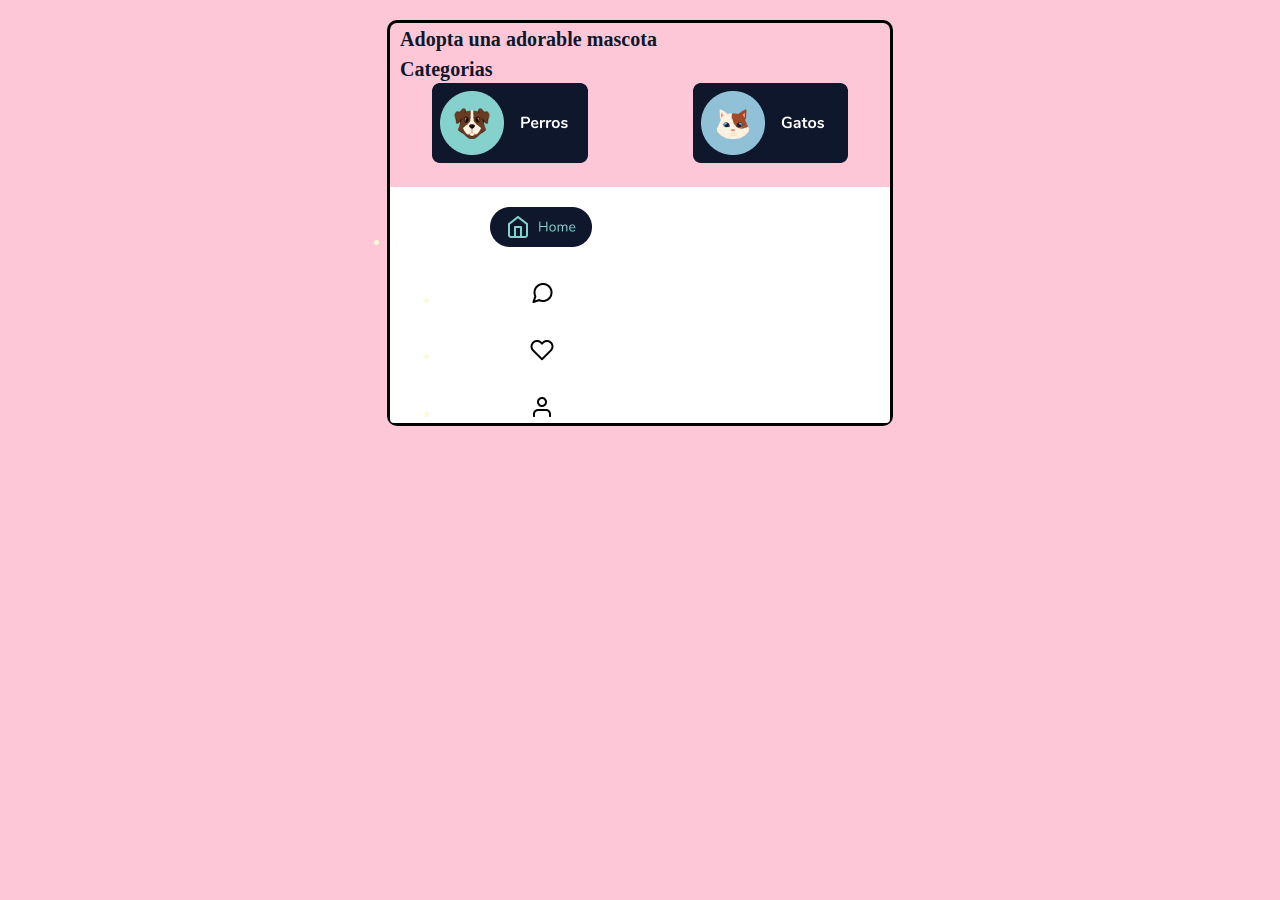
<file: index.html>
<!DOCTYPE html>
<html lang="en">
<head>
    <meta charset="UTF-8">
    <meta http-equiv="X-UA-Compatible" content="IE=edge">
    <meta name="viewport" content="width=device-width, initial-scale=1.0">
    <!--Enlace bootstrap 5 // CSS-->
    <link href="https://cdn.jsdelivr.net/npm/bootstrap@5.0.1/dist/css/bootstrap.min.css" rel="stylesheet" integrity="sha384-+0n0xVW2eSR5OomGNYDnhzAbDsOXxcvSN1TPprVMTNDbiYZCxYbOOl7+AMvyTG2x" crossorigin="anonymous">
    <!--------------------------------------------------------------------->
    <link rel="stylesheet" href="css/style.css">
    <title>Document</title>
</head>
<body>
    <div class="contenedor">
        <h1 class="titulo">Adopta una adorable mascota</h1>
        <h1 id="subtitulo" class="titulo">Categorias</h1>
        <header class="header">
            <div class="categ1">
                <a href="index2.html"><img id="btndog" class="catdog" src="img/perros.png"  alt="" ></a>
            </div>
            
        </header>

        <header class="header2">
            <div class="categ2">

                <a href="index3.html"><img class="catdog" src="img/gatos.png"  alt=""></a>

            </div>
        </header>
    

        
            <div  id="contenido1" class="contenido1" style="display:none">
                <a  href="#"><img class="" src="img/perro1.png" width="90%" height="80%" alt=""></a>
            </div>
            <div id="contenido2" class="contenido2" style="display:none">
                <a  href="#"><img class="" src="img/perro2.png" width="90%" height="80%" alt=""></a>
            </div>

            <div id="contenido3" class="contenido3" style="display:none">
                <a  href="#"><img class="" src="img/perro3.png" width="90%" height="80%" alt=""></a>
            </div>

            <div  id="contenido4" class="contenido4" style="display:none">
                <a  href="#"><img class="" src="img/perro4.png" width="90%" height="80%" alt=""></a>
            </div>
    
        
        <footer class="footer">
            <section class="navprincipal">
                <nav id="nav-bar">
                  
                    <ul class="nav nav-pills mb-3" id="pills-tab" role="tablist">
                        <li class="nav-item" role="presentation">
                            <a href=""><img src="img/bhome.png" class="nav-link" alt=""></a>
                        </li>

                        <li  id="navitem1" class="nav-item" role="presentation">
                            <a href="sms.html"><img src="img/sms.png" class="nav-link" alt=""></a>
                        </li>

                        <li id="navitem2" class="nav-item 1" role="presentation">
                            <a href=""><img src="img/like.png" class="nav-link" alt=""></a>
                        </li>

                        <li id="navitem3" class="nav-item" role="presentation">
                            <a href=""><img src="img/perfil.jpg" class="nav-link" alt=""></a>
                        </li>
                      </ul>
            </nav>
            </section>
        </footer>




    </div>

 <!--Enlace bootstrap 5 // JS -->
 <script src="https://cdn.jsdelivr.net/npm/@popperjs/core@2.9.2/dist/umd/popper.min.js" integrity="sha384-IQsoLXl5PILFhosVNubq5LC7Qb9DXgDA9i+tQ8Zj3iwWAwPtgFTxbJ8NT4GN1R8p" crossorigin="anonymous"></script>
 <script src="https://cdn.jsdelivr.net/npm/bootstrap@5.0.1/dist/js/bootstrap.min.js" integrity="sha384-Atwg2Pkwv9vp0ygtn1JAojH0nYbwNJLPhwyoVbhoPwBhjQPR5VtM2+xf0Uwh9KtT" crossorigin="anonymous"></script>   
 <!--------------------------------------------------------------------->

 <!--Enlace bootstrap 5 // JS MODULOS-->
 <script type="module"></script>
 <!--------------------------------------------------------------------->

 <script src="js/script.js" type="module"></script>

</body>


</html>
</file>
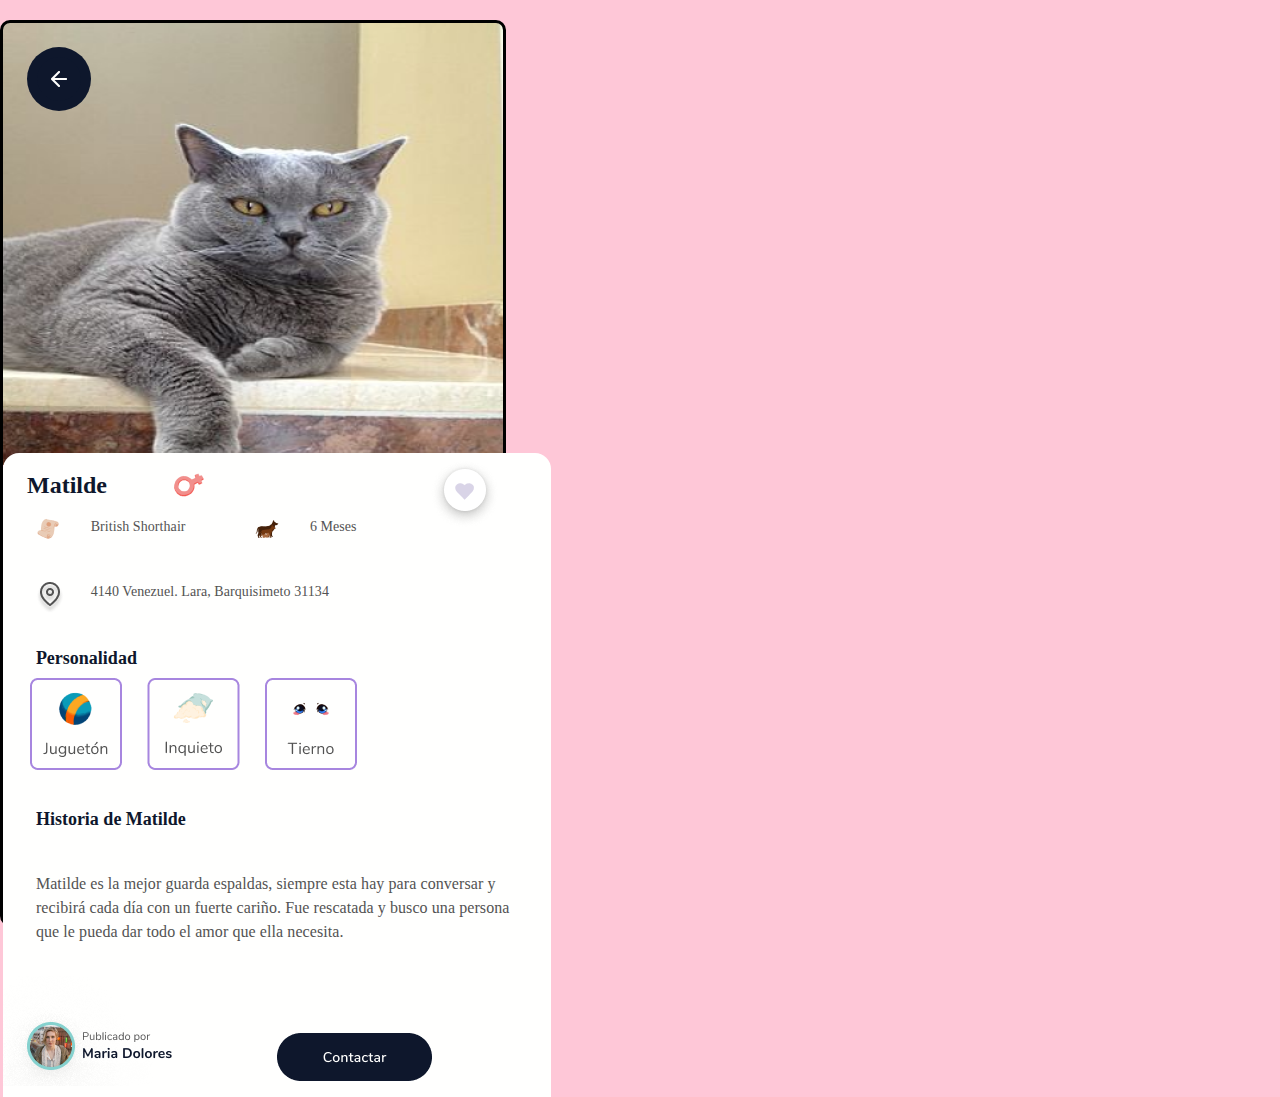
<file: cat1.html>
<!DOCTYPE html>
<html lang="en">
<head>
    <meta charset="UTF-8">
    <meta http-equiv="X-UA-Compatible" content="IE=edge">
    <meta name="viewport" content="width=device-width, initial-scale=1.0">
    <!--Enlace bootstrap 5 // CSS-->
    <link href="https://cdn.jsdelivr.net/npm/bootstrap@5.0.1/dist/css/bootstrap.min.css" rel="stylesheet" integrity="sha384-+0n0xVW2eSR5OomGNYDnhzAbDsOXxcvSN1TPprVMTNDbiYZCxYbOOl7+AMvyTG2x" crossorigin="anonymous">
    <!--------------------------------------------------------------------->
    <link rel="stylesheet" href="css/style.css">
    <link rel="stylesheet" href="css/items.css">
    <title>Document</title>
</head>
<body>
    <div class="contenedor">
        
        <div class="contenedor_carta" >
            <div class="carta">
                <a href="index3.html"><img src="img/back.png" class="iconback" alt="..."></a>
                <img src="img/imggato1.png" class="img_carta" alt="...">
                <div class="cuerpo_carta">
                    <div class="datositem">
                        <h5 class="titulo_carta">Matilde</h5>
                    </div>
                   
                    <div class="personalidaditem">
                        <div class="persoitem1" >
                            <img src="img/hembra.png" class="iconsexo" alt="...">
                            
                            <img src="img/Guardar.png" class="iconlike" alt="...">
                        </div>
                        <divclass="persoitem2">
                            <img src="img/raza.png" class="iconraza" alt="...">
                            <p class="razaitem">British Shorthair</p>
                            <img src="img/edad.png" class="iconedad" alt="...">
                            <p class="edaditem">6 Meses</p>
                        </div>
                        <div>
                            <img src="img/mapa.png" class="iconmapa" alt="...">
                            <p class="mapitem">4140 Venezuel. Lara, 
                                Barquisimeto 31134</p>
                        </div>
                        
                        <div>
                            <h2 class="persontituitem">Personalidad</h2>
                            <img src="img/personalidadcat1.png" class="persoitem" alt="...">
                        </div>

                        <div class="historiaitem">
                            <h2 class="histitem">Historia de Matilde</h2>
                            <p class="conthist">Matilde es la mejor guarda espaldas, siempre 
                                esta hay para conversar y recibirá cada día con un fuerte cariño.
                                 Fue rescatada y busco una persona que le pueda dar todo el amor 
                                 que ella necesita.
                            </p>

                        </div>
                        
                        <div class="contactoitem">
                            <img src="img/user.png" class="useritem" alt="...">
                            <img src="img/contacto1.png" class="btnitem" alt="...">

                        </div>

                    </div>
                </div>
            </div>
        </div>



    </div>

 <!--Enlace bootstrap 5 // JS -->
 <script src="https://cdn.jsdelivr.net/npm/@popperjs/core@2.9.2/dist/umd/popper.min.js" integrity="sha384-IQsoLXl5PILFhosVNubq5LC7Qb9DXgDA9i+tQ8Zj3iwWAwPtgFTxbJ8NT4GN1R8p" crossorigin="anonymous"></script>
 <script src="https://cdn.jsdelivr.net/npm/bootstrap@5.0.1/dist/js/bootstrap.min.js" integrity="sha384-Atwg2Pkwv9vp0ygtn1JAojH0nYbwNJLPhwyoVbhoPwBhjQPR5VtM2+xf0Uwh9KtT" crossorigin="anonymous"></script>   
 <!--------------------------------------------------------------------->

 <!--Enlace bootstrap 5 // JS MODULOS-->
 <script type="module"></script>
 <!--------------------------------------------------------------------->

 <script src="js/script.js" type="module"></script>

</body>


</html>
</file>
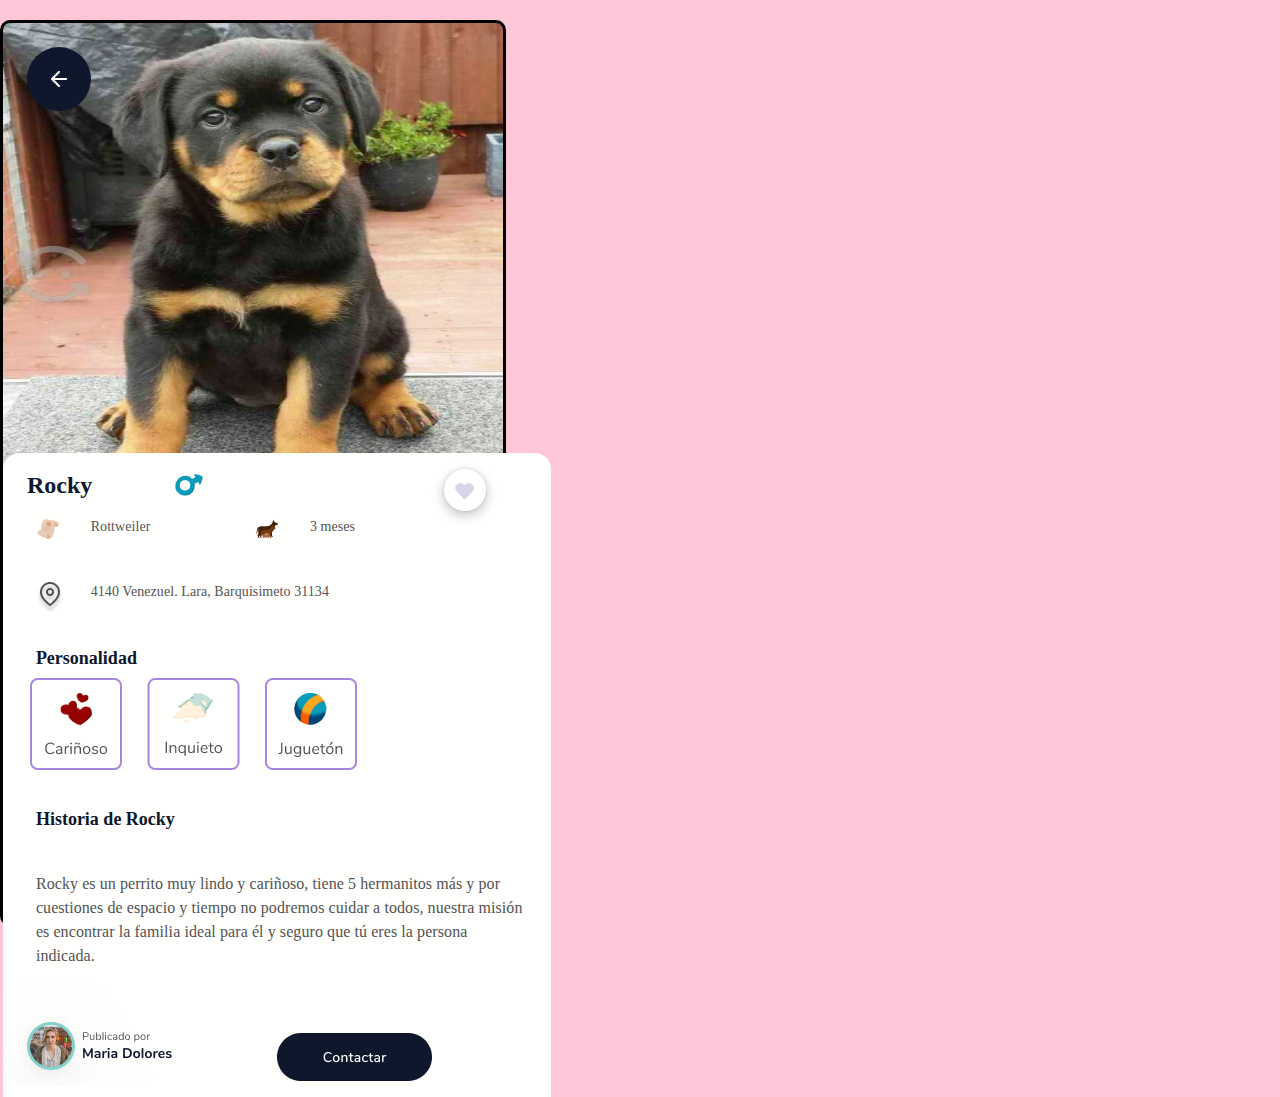
<file: dog1.html>
<!DOCTYPE html>
<html lang="en">
<head>
    <meta charset="UTF-8">
    <meta http-equiv="X-UA-Compatible" content="IE=edge">
    <meta name="viewport" content="width=device-width, initial-scale=1.0">
    <!--Enlace bootstrap 5 // CSS-->
    <link href="https://cdn.jsdelivr.net/npm/bootstrap@5.0.1/dist/css/bootstrap.min.css" rel="stylesheet" integrity="sha384-+0n0xVW2eSR5OomGNYDnhzAbDsOXxcvSN1TPprVMTNDbiYZCxYbOOl7+AMvyTG2x" crossorigin="anonymous">
    <!--------------------------------------------------------------------->
    <link rel="stylesheet" href="css/style.css">
    <link rel="stylesheet" href="css/items.css">
    <title>Document</title>
</head>
<body>
    <div class="contenedor">
        
        <div class="contenedor_carta" >
            <div class="carta">
                <a href="index2.html"><img src="img/back.png" class="iconback" alt="..."></a>
                <img src="img/imgperro3.png" class="img_carta" alt="...">
                <div class="cuerpo_carta">
                    <div class="datositem">
                        <h5 class="titulo_carta">Rocky</h5>
                    </div>
                   
                    <div class="personalidaditem">
                        <div class="persoitem1" >
                            <img src="img/macho.png" class="iconsexo" alt="...">
                            
                            <img src="img/Guardar.png" class="iconlike" alt="...">
                        </div>
                        <divclass="persoitem2">
                            <img src="img/raza.png" class="iconraza" alt="...">
                            <p class="razaitem">Rottweiler</p>
                            <img src="img/edad.png" class="iconedad" alt="...">
                            <p class="edaditem">3 meses</p>
                        </div>
                        <div>
                            <img src="img/mapa.png" class="iconmapa" alt="...">
                            <p class="mapitem">4140 Venezuel. Lara, 
                                Barquisimeto 31134</p>
                        </div>
                        
                        <div>
                            <h2 class="persontituitem">Personalidad</h2>
                            <img src="img/personalidad1.png" class="persoitem" alt="...">
                        </div>

                        <div class="historiaitem">
                            <h2 class="histitem">Historia de Rocky</h2>
                            <p class="conthist">Rocky es un perrito muy lindo y cariñoso, tiene 5 hermanitos más
                                 y por cuestiones de espacio y tiempo no podremos cuidar a todos,
                                nuestra misión es encontrar la familia ideal para él
                                 y seguro que tú eres la persona indicada.
                            </p>

                        </div>
                        
                        <div class="contactoitem">
                            <img src="img/user.png" class="useritem" alt="...">
                            <img src="img/contacto1.png" class="btnitem" alt="...">

                        </div>

                    </div>
                </div>
            </div>
        </div>



    </div>

 <!--Enlace bootstrap 5 // JS -->
 <script src="https://cdn.jsdelivr.net/npm/@popperjs/core@2.9.2/dist/umd/popper.min.js" integrity="sha384-IQsoLXl5PILFhosVNubq5LC7Qb9DXgDA9i+tQ8Zj3iwWAwPtgFTxbJ8NT4GN1R8p" crossorigin="anonymous"></script>
 <script src="https://cdn.jsdelivr.net/npm/bootstrap@5.0.1/dist/js/bootstrap.min.js" integrity="sha384-Atwg2Pkwv9vp0ygtn1JAojH0nYbwNJLPhwyoVbhoPwBhjQPR5VtM2+xf0Uwh9KtT" crossorigin="anonymous"></script>   
 <!--------------------------------------------------------------------->

 <!--Enlace bootstrap 5 // JS MODULOS-->
 <script type="module"></script>
 <!--------------------------------------------------------------------->

 <script src="js/script.js" type="module"></script>

</body>


</html>
</file>
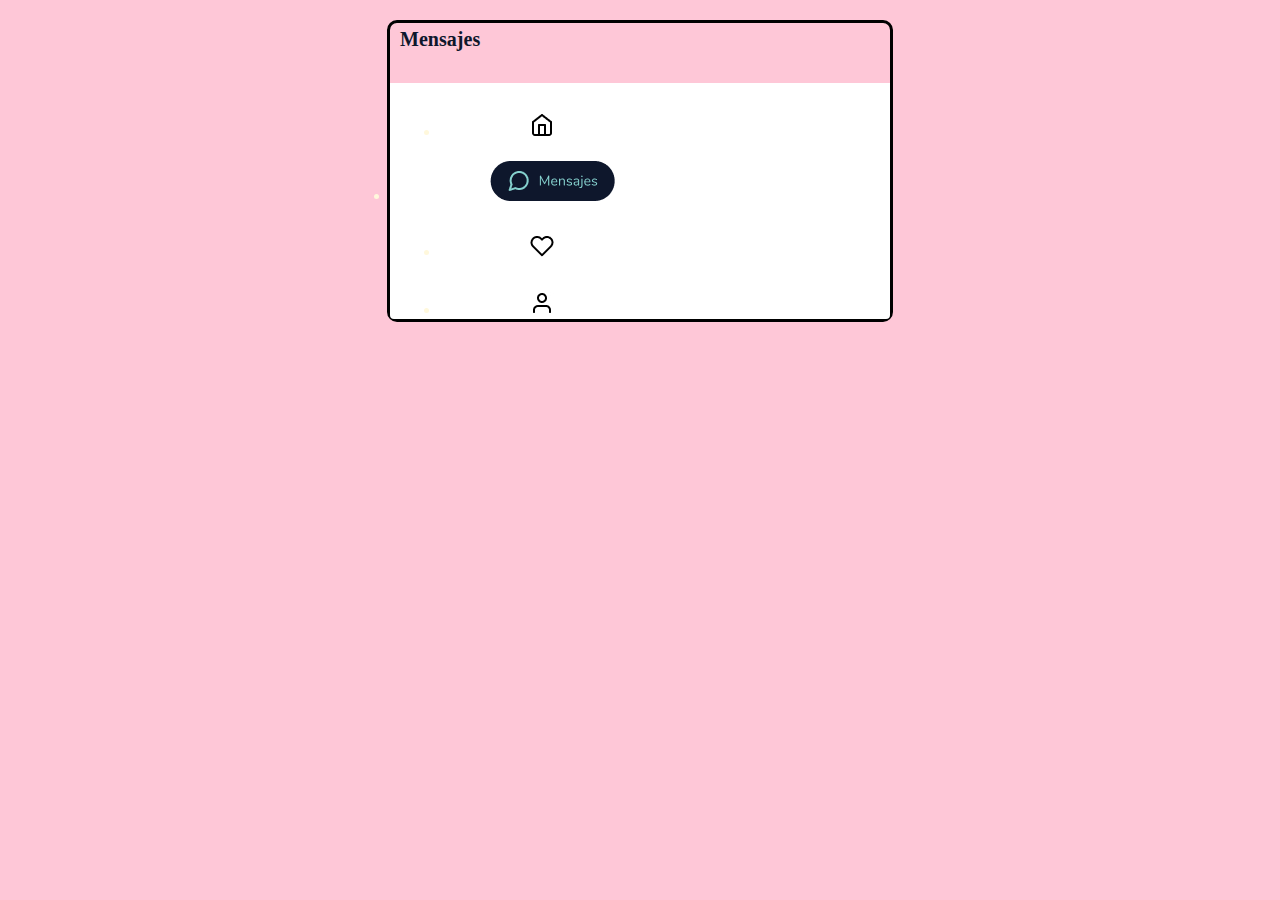
<file: sms.html>
<!DOCTYPE html>
<html lang="en">
<head>
    <meta charset="UTF-8">
    <meta http-equiv="X-UA-Compatible" content="IE=edge">
    <meta name="viewport" content="width=device-width, initial-scale=1.0">
    <!--Enlace bootstrap 5 // CSS-->
    <link href="https://cdn.jsdelivr.net/npm/bootstrap@5.0.1/dist/css/bootstrap.min.css" rel="stylesheet" integrity="sha384-+0n0xVW2eSR5OomGNYDnhzAbDsOXxcvSN1TPprVMTNDbiYZCxYbOOl7+AMvyTG2x" crossorigin="anonymous">
    <!--------------------------------------------------------------------->
    <link rel="stylesheet" href="css/style.css">
    <title>Document</title>
</head>
<body>
    <div class="contenedor">
        <h1 class="titulo">Mensajes</h1>
        <div class="mainsms">


        </div>


        <footer  id="footersms" class="footer">
            <section class="navprincipal">
                <nav id="nav-bar">
                  
                  <ul class="nav nav-pills mb-3" id="pills-tab" role="tablist">
                    <li id="navitem1" class="nav-item" role="presentation">
                        <a href="index2.html"><img src="img/homen.png" class="nav-link" alt=""></a>
                    </li>

                    <li   class="nav-item" role="presentation">
                        <a href=""><img src="img/bsms.png" class="nav-link" alt=""></a>
                    </li>

                    <li id="navitem2" class="nav-item 1" role="presentation">
                        <a href=""><img src="img/like.png" class="nav-link" alt=""></a>
                    </li>

                    <li id="navitem3" class="nav-item" role="presentation">
                        <a href=""><img src="img/perfil.jpg" class="nav-link" alt=""></a>
                    </li>
                  </ul>
            </nav>
            </section>
        </footer>




    </div>

 <!--Enlace bootstrap 5 // JS -->
 <script src="https://cdn.jsdelivr.net/npm/@popperjs/core@2.9.2/dist/umd/popper.min.js" integrity="sha384-IQsoLXl5PILFhosVNubq5LC7Qb9DXgDA9i+tQ8Zj3iwWAwPtgFTxbJ8NT4GN1R8p" crossorigin="anonymous"></script>
 <script src="https://cdn.jsdelivr.net/npm/bootstrap@5.0.1/dist/js/bootstrap.min.js" integrity="sha384-Atwg2Pkwv9vp0ygtn1JAojH0nYbwNJLPhwyoVbhoPwBhjQPR5VtM2+xf0Uwh9KtT" crossorigin="anonymous"></script>   
 <!--------------------------------------------------------------------->

 <!--Enlace bootstrap 5 // JS MODULOS-->
 <script type="module"></script>
 <!--------------------------------------------------------------------->

 <script src="js/script.js" type="module"></script>

</body>


</html>
</file>
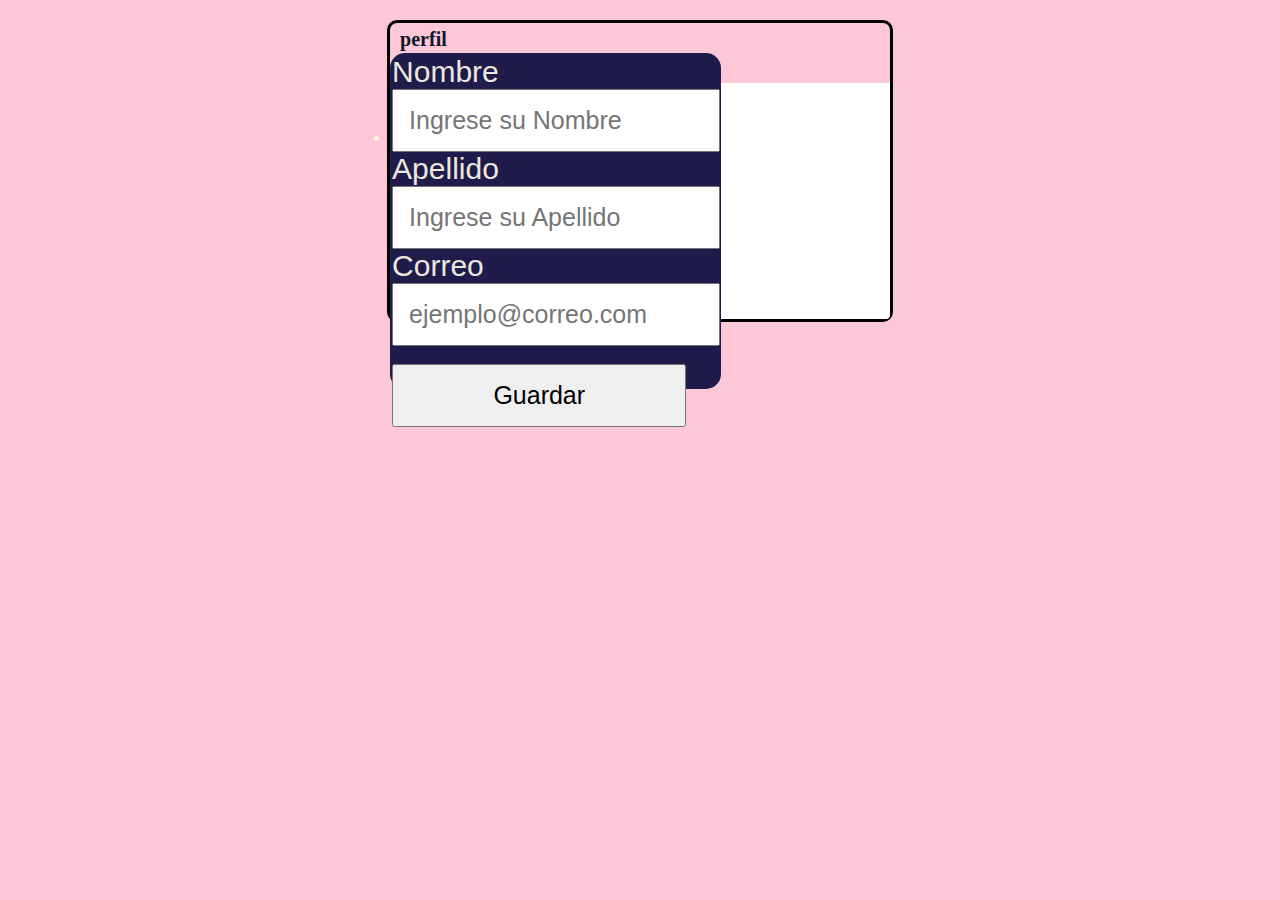
<file: user.html>
<!DOCTYPE html>
<html lang="en">
<head>
    <meta charset="UTF-8">
    <meta http-equiv="X-UA-Compatible" content="IE=edge">
    <meta name="viewport" content="width=device-width, initial-scale=1.0">
    <!--Enlace bootstrap 5 // CSS-->
    <link href="https://cdn.jsdelivr.net/npm/bootstrap@5.0.1/dist/css/bootstrap.min.css" rel="stylesheet" integrity="sha384-+0n0xVW2eSR5OomGNYDnhzAbDsOXxcvSN1TPprVMTNDbiYZCxYbOOl7+AMvyTG2x" crossorigin="anonymous">
    <!--------------------------------------------------------------------->
    <link rel="stylesheet" href="css/style.css">
    <link rel="stylesheet" href="css/styleuser.css">
    <title>Document</title>
</head>
<body>
    <div class="contenedor">
        <h1 class="titulo">perfil</h1>
        

        
        <div id="containeruser">
            <form action="" id="userform">

                <div>
                    <label for="name" id="name-label">Nombre</label><br>
                    <input type="text" id="name" placeholder="Ingrese su Nombre" required="">
                </div>
                
                <div>
                    <label for="name" id="name-label">Apellido</label><br>
                    <input type="text" id="name" placeholder="Ingrese su Apellido" required="">
                </div>

                <div>
                    <label for="email" id="email-label">Correo</label><br>
                    <input type="email" id="email" placeholder="ejemplo@correo.com" required="">
                </div>
                <br>
                 <input type="submit" id="submit" value="Guardar">
                 
                 <script src="js/script.js"></script>
            </form>
    

        </div>
        


        <footer class="footer">
            <section class="navprincipal">
                <nav id="nav-bar">
                  
                    <ul class="nav nav-pills mb-3" id="pills-tab" role="tablist">
                        <li class="nav-item" role="presentation">
                            <a href=""><img src="img/bhome.png" class="nav-link" alt=""></a>
                        </li>

                        <li  id="navitem1" class="nav-item" role="presentation">
                            <a href="sms.html"><img src="img/sms.png" class="nav-link" alt=""></a>
                        </li>

                        <li id="navitem2" class="nav-item 1" role="presentation">
                            <a href=""><img src="img/like.png" class="nav-link" alt=""></a>
                        </li>

                        <li id="navitem3" class="nav-item" role="presentation">
                            <a href=""><img src="img/perfil.jpg" class="nav-link" alt=""></a>
                        </li>
                      </ul>
            </nav>
            </section>
        </footer>




    </div>

 <!--Enlace bootstrap 5 // JS -->
 <script src="https://cdn.jsdelivr.net/npm/@popperjs/core@2.9.2/dist/umd/popper.min.js" integrity="sha384-IQsoLXl5PILFhosVNubq5LC7Qb9DXgDA9i+tQ8Zj3iwWAwPtgFTxbJ8NT4GN1R8p" crossorigin="anonymous"></script>
 <script src="https://cdn.jsdelivr.net/npm/bootstrap@5.0.1/dist/js/bootstrap.min.js" integrity="sha384-Atwg2Pkwv9vp0ygtn1JAojH0nYbwNJLPhwyoVbhoPwBhjQPR5VtM2+xf0Uwh9KtT" crossorigin="anonymous"></script>   
 <!--------------------------------------------------------------------->

 <!--Enlace bootstrap 5 // JS MODULOS-->
 <script type="module"></script>
 <!--------------------------------------------------------------------->

 <script src="js/script.js" type="module"></script>

</body>


</html>
</file>
<file: css/style.css>
*{
    margin: 0;
    padding: 0;
}

body{
    background: #FEC7D7;
    color: black;
    font-family:'Lucida Sans', 'Lucida Sans Regular', 'Lucida Grande', 'Lucida Sans Unicode', Geneva, Verdana, sans-serif;
    max-height: 720px;

}

.contenedor{
    border:  3px solid black;
    border-radius: 10px ;
    width: 100%;
    height: 100%;
    max-height: 900px;
    max-width: 500px;
    margin: 20px auto;
    display: grid;
    grid-gap: 20px;
    grid-template-columns: repeat(2,1fr);
    grid-template-rows: repeat(2,10px);
}

/*.contenedor .header,
.contenedor .contenido1,
.contenedor .contenido2,
.contenedor .contenido3,
.contenedor .contenido4,
.contenedor .header2,
.contenedor .contenido,
.contenedor .footer{
    background: white;
    border-radius: 4px;
}*/

.contenedor .contenido1,
.contenedor .contenido2,
.contenedor .contenido3,
.contenedor .contenido4{
    height: 250px;
    text-align: center;
    justify-content: center;
    align-items: center;
}

.contenedor .titulo{
font-family: Nunito;
font-style: normal;
font-weight: 800;
font-size: 20px;
line-height: 33px;
    /* identical to box height */
    
    letter-spacing: 0.0015em;
    
    /* Black */
    
    color: #0E172C;
    grid-column-start: 1;
    grid-column-end: -1;
    text-align: left;
    padding-left: 10px;
}
.subtitulo{
    font-family: Nunito;
font-style: normal;
font-weight: 800;
font-size: 18px;
line-height: 33px;
/* identical to box height */

letter-spacing: 0.0015em;

/* Black */

color: #0E172C;

}
.contenedor .header{
    
    grid-column: span 1;
}

.contenedor .header2{
    
    color: black;
    grid-column: 2/2;
}



.header .categ1{
    
    color: black;
    grid-column:span 1;
    text-align: center;
    justify-content: center;
    border-radius: 10px;
}

.catdog{
    border-radius: 6px;
}

.header2 .categ2{
    
    color: black;
    grid-column:span 1;
    text-align: center;
    justify-content: center;
}

.catdog:hover{
    width: 75%;
}

.contenedor .contenido1{
    grid-column: span 1;
    
    text-align: center;
    justify-content: center;
    align-items: center;
}
.contenedor .contenido2{
    grid-column: span 1;
    
}
.contenedor .contenido3{
    grid-column: span 1;
   
}
.contenedor .contenido4{
    grid-column: span 1;
    
}

/*-----------------------------------------*/



.contenedor .footer{
    background: white;
    color: cornsilk;
    grid-column: span 2;
}


/*
.contenedor .footer .icon1{
    background: chocolate;
    color: cornsilk;
    grid-column: 1/2;
}
.contenedor .footer .icon2{
    background: chocolate;
    color: cornsilk;
    grid-column: 4/2;
}
*/
/*Menu---------------------------------------*/

.nav-link{
    /*margin-left: 10px;
    margin-top: 15px;*/
    /*margin: 20px 120px 0px 40px;*/
    margin: 20px  0px 0px 20%;
}

#navitem1, 
#navitem2,
#navitem3{
 margin: 10px 0px 0px 10%;
}

.mainsms{
    height: 700px;
}


.nv9{
    color: orange;
}
.footer{
    border-radius: 0px 0px 4px 4px;
    bottom: 0px;
    flex-direction: row;
}

@media screen and (max-width:860px) {
    .nav-link{
        margin: 20px  0px 0px 15%;
    }
    
    #navitem1, 
    #navitem2,
    #navitem3{
     margin: 10px 0px 0px 10%;
    }
     
}

@media screen and (max-width:600px) {
    /*@media screen and (max-width:860px) {*/
        .nav-link{
            margin: 20px  0px 0px 7%;
        }
        
        #navitem1, 
        #navitem2,
        #navitem3{
         margin: 10px 0px 0px 10%;
        }
         
   /* }*/
    
}


@media screen and (max-width:440px) {
    .contenedor{
        border:  0px solid black;
        border-radius: 10px ;
    }
    .contenedor .footer{
        background: white;
        color: cornsilk;
        grid-column: span 2;
        width: 100%;
        max-height: 72px;
        
    } 

    .nav-link{
        /*margin-left: 10px;
        margin-top: 15px;*/
        margin: 10px -10px 0px 10px;
    }
    
    #navitem1, 
    #navitem2,
    #navitem3{
     margin: 10px 0px 0px 10px;
    }

    .footer{
        position: fixed;
        bottom: 0px;
        flex-direction: row;
    }
}
</file>
<file: css/items.css>
*{
    margin: 0;
    padding: 0;
}

body{
    background: #FEC7D7;
    color: black;
    font-family:'Lucida Sans', 'Lucida Sans Regular', 'Lucida Grande', 'Lucida Sans Unicode', Geneva, Verdana, sans-serif;

}

.contenedor{
    position:absolute;
    width: 100%;
}

@media screen and (max-width:1000) {
    .contenedor{
        position:relative;
        width: 100%;
        margin-left: 10%;
    }
}
.carta{
    max-height: 700px;
    max-width: 500px;
}
.iconback{
    
    /* Auto Layout */

display: flex;
flex-direction: row;
align-items: flex-start;
padding: 10px;

position: absolute;
width: 44px;
height: 44px;
left: 24px;
top: 24px;
z-index: 1;
/* Black */

background: #0E172C;
border-radius: 100px;
}
.img_carta{
    position: absolute;
    width: 100%;
    height: 442px;
    max-width: 500px;
    left: 0px;
    top: 0px;
    z-index: -1;
}
.cuerpo_carta{
    /* Auto Layout */

display: flex;
flex-direction: column;
align-items: flex-start;
padding: 16px 24px;

position: absolute;
width: 100%;
max-width: 500px;
height: 612px;
top:430px;
left: 0px;
bottom: 0px;

/* White */

background: #FFFFFE;
border-radius: 16px 16px 0px 0px;
}


/*titulo********************/
.titulo_carta{
    position: static;
width: 69px;
height: 33px;
left: 0px;
top: 0px;

/* Headline/Headline 1 */

font-family: Nunito;
font-style: normal;
font-weight: 800;
font-size: 24px;
line-height: 33px;
/* identical to box height */


/* Black */

color: #0E172C;
}
/*iconsexo********************/
.iconsexo{
    position: absolute;
    left: 31%;
    right: 0%;
    top: 2.5%;
    bottom: 0%;
}
/*iconlike********************/
.iconlike{

    position: absolute;
    left: 78%;
    right: 0%;
    top: 1%;
    bottom: 0%;
}

.iconraza{
    position: absolute;
    left: 6%;
    right: 0%;
    top: 10%;
    bottom: 0%;
}
.razaitem{
    position: absolute;
    left: 16%;
    right: 0%;
    top: 10%;
    bottom: 0%;  
    font-family: Nunito;
    font-style: normal;
    font-weight: normal;
    font-size: 14px;
    line-height: 19px;
    /* identical to box height */

    letter-spacing: 0.005em;

    /* Grey */

    color: #535353;

}

.iconedad{
    position: absolute;
    left: 46%;
    right: 0%;
    top: 10%;
    bottom: 0%;  
}

.edaditem{
    position: absolute;
    left: 56%;
    right: 0%;
    top: 10%;
    bottom: 0%; 
    font-family: Nunito;
    font-style: normal;
    font-weight: normal;
    font-size: 14px;
    line-height: 19px;
    /* identical to box height */

    letter-spacing: 0.005em;

    /* Grey */

    color: #535353;

}

.iconmapa{
    position: absolute;
    left: 6%;
    right: 0%;
    top: 20%;
    bottom: 0%;
}

.mapitem{
    position: absolute;
    left: 16%;
    right: 0%;
    top: 20%;
    bottom: 0%;  
    font-family: Nunito;
    font-style: normal;
    font-weight: normal;
    font-size: 14px;
    line-height: 19px;
    /* identical to box height */

    letter-spacing: 0.005em;

    /* Grey */

    color: #535353;

    
}

.persontituitem{
    position: absolute;
    left: 6%;
    right: 0%;
    top: 30%;
    bottom: 0%;

    font-family: Nunito;
    font-style: normal;
    font-weight: bold;
    font-size: 18px;
    line-height: 25px;
    color: #0E172C;

}

.persoitem{
    position: absolute;
    left: 5%;
    right: 0%;
    top: 35%;
    bottom: 0%;
}


.histitem{
    position: absolute;
    left: 6%;
    right: 0%;
    top: 55%;
    bottom: 0%;
/* Headline/Headline 2 */

font-family: Nunito;
font-style: normal;
font-weight: bold;
font-size: 18px;
line-height: 25px;
/* identical to box height */


/* Black */

color: #0E172C;

}

.conthist{
    width: 90%;
    position: absolute;
    left: 6%;
    right: 0%;
    top: 65%;
    bottom: 0%;

    font-family: Nunito;
    font-style: normal;
    font-weight: normal;
    font-size: 16px;
    line-height: 24px;
    /* or 150% */
    
    letter-spacing: 0.005em;
    
    /* Grey */
    
    color: #535353;
}

.useritem{
    position: absolute;
    left: 0%;
    right: 0%;
    top: 55%;
    bottom: 0%;
}

.btnitem{
    position: absolute;
    left: 50%;
    right: 0%;
    top: 90%;
    bottom: 0%;
}

@media screen and (max-width:420) {

    .contenedor{
        position: absolute;
        width: 100%;
        
    }
.carta{
    max-height: 700px;
    max-width: 500px;
}
.iconback{
    
    /* Auto Layout */

display: flex;
flex-direction: row;
align-items: flex-start;
padding: 10px;

position: absolute;
width: 44px;
height: 44px;
left: 24px;
top: 24px;
z-index: 1;
/* Black */

background: #0E172C;
border-radius: 100px;
}
.img_carta{
    position: absolute;
    width: 100%;
    height: 442px;
    max-width: 500px;
    left: 0px;
    top: 0px;
    z-index: -1;
}
.cuerpo_carta{
    /* Auto Layout */

display: flex;
flex-direction: column;
align-items: flex-start;
padding: 16px 24px;

position: absolute;
width: 100%;
max-width: 500px;
height: 612px;
top:430px;
left: 0px;
bottom: 0px;

/* White */

background: #FFFFFE;
border-radius: 16px 16px 0px 0px;
}


/*titulo********************/
.titulo_carta{
    position: static;
width: 69px;
height: 33px;
left: 0px;
top: 0px;

/* Headline/Headline 1 */

font-family: Nunito;
font-style: normal;
font-weight: 800;
font-size: 24px;
line-height: 33px;
/* identical to box height */


/* Black */

color: #0E172C;
}
/*iconsexo********************/
.iconsexo{
    position: absolute;
    left: 25%;
    right: 0%;
    top: 3%;
    bottom: 0%;
}
/*iconlike********************/
.iconlike{

    position: absolute;
    left: 78%;
    right: 0%;
    top: 1%;
    bottom: 0%;
}

.iconraza{
    position: absolute;
    left: 6%;
    right: 0%;
    top: 10%;
    bottom: 0%;
}
.razaitem{
    position: absolute;
    left: 16%;
    right: 0%;
    top: 10%;
    bottom: 0%;  
    font-family: Nunito;
    font-style: normal;
    font-weight: normal;
    font-size: 14px;
    line-height: 19px;
    /* identical to box height */

    letter-spacing: 0.005em;

    /* Grey */

    color: #535353;

}

.iconedad{
    position: absolute;
    left: 46%;
    right: 0%;
    top: 10%;
    bottom: 0%;  
}

.edaditem{
    position: absolute;
    left: 56%;
    right: 0%;
    top: 10%;
    bottom: 0%; 
    font-family: Nunito;
    font-style: normal;
    font-weight: normal;
    font-size: 14px;
    line-height: 19px;
    /* identical to box height */

    letter-spacing: 0.005em;

    /* Grey */

    color: #535353;

}

.iconmapa{
    position: absolute;
    left: 6%;
    right: 0%;
    top: 20%;
    bottom: 0%;
}

.mapitem{
    position: absolute;
    left: 16%;
    right: 0%;
    top: 20%;
    bottom: 0%;  
    font-family: Nunito;
    font-style: normal;
    font-weight: normal;
    font-size: 14px;
    line-height: 19px;
    /* identical to box height */

    letter-spacing: 0.005em;

    /* Grey */

    color: #535353;

    
}

.persontituitem{
    position: absolute;
    left: 6%;
    right: 0%;
    top: 30%;
    bottom: 0%;

    font-family: Nunito;
    font-style: normal;
    font-weight: bold;
    font-size: 18px;
    line-height: 25px;
    color: #0E172C;

}

.persoitem{
    position: absolute;
    left: 5%;
    right: 0%;
    top: 35%;
    bottom: 0%;
}


.histitem{
    position: absolute;
    left: 6%;
    right: 0%;
    top: 55%;
    bottom: 0%;
/* Headline/Headline 2 */

font-family: Nunito;
font-style: normal;
font-weight: bold;
font-size: 18px;
line-height: 25px;
/* identical to box height */


/* Black */

color: #0E172C;

}

.conthist{
    width: 90%;
    position: absolute;
    left: 6%;
    right: 0%;
    top: 65%;
    bottom: 0%;

    font-family: Nunito;
    font-style: normal;
    font-weight: normal;
    font-size: 16px;
    line-height: 24px;
    /* or 150% */
    
    letter-spacing: 0.005em;
    
    /* Grey */
    
    color: #535353;
}

.useritem{
    position: absolute;
    left: 0%;
    right: 0%;
    top: 55%;
    bottom: 0%;
}

.btnitem{
    position: absolute;
    left: 50%;
    right: 0%;
    top: 90%;
    bottom: 0%;
}
    
}
</file>
<file: css/styleuser.css>
#containeruser {
  
}
form{
    background: #1f1c4b;
    padding: 2.10px;
    border-radius: 15px;
    color: rgb(236, 231, 223);
    margin: auto;
    position: relative;
    left: 0%;
align-items: center;
    width: 327px;
    height: 332px;

}

label{
    font-size: 30px;
    text-align: center;
}
input{
    width: 90%;
    padding: 15px;
    font-size: 25px;
}
select{
    width: 95%;
    padding: 10px; 
    font-size: 25px;
    
}


#comentarios{
    width: 90%;
    max-width: 90%;
    max-height: 200px;
    padding: 10px; 
    font-size: 25px;
}

@media (max-width: 750px) {
    body{
        width: 90%;
        margin: auto;
        text-align: center;
    }
    #title{
font-size: 22px;
}

    label{
        font-size: 18px;
        text-align: center;
    }
    input{
        width: 85%;
        padding: 10px;
        font-size: 16px;
    }

    select{
        width: 95%;
        padding: 10px; 
        font-size: 16px;
        
    }

    .cursosn{
        display: inline;
        width: 10px;
        }
  
  }
  
  @media (max-width: 450px) {
    body{
        width: 90%;
        margin: auto;
        text-align: center;
    }
    #title{
font-size: 22px;
}

    label{
        font-size: 18px;
        text-align: center;
    }
    input{
        width: 85%;
        padding: 10px;
        font-size: 16px;
    }

    select{
        width: 95%;
        padding: 10px; 
        font-size: 16px;
        
    }

    .cursosn{
        display: inline;
        width: 20px;
        }
  
  }
</file>
